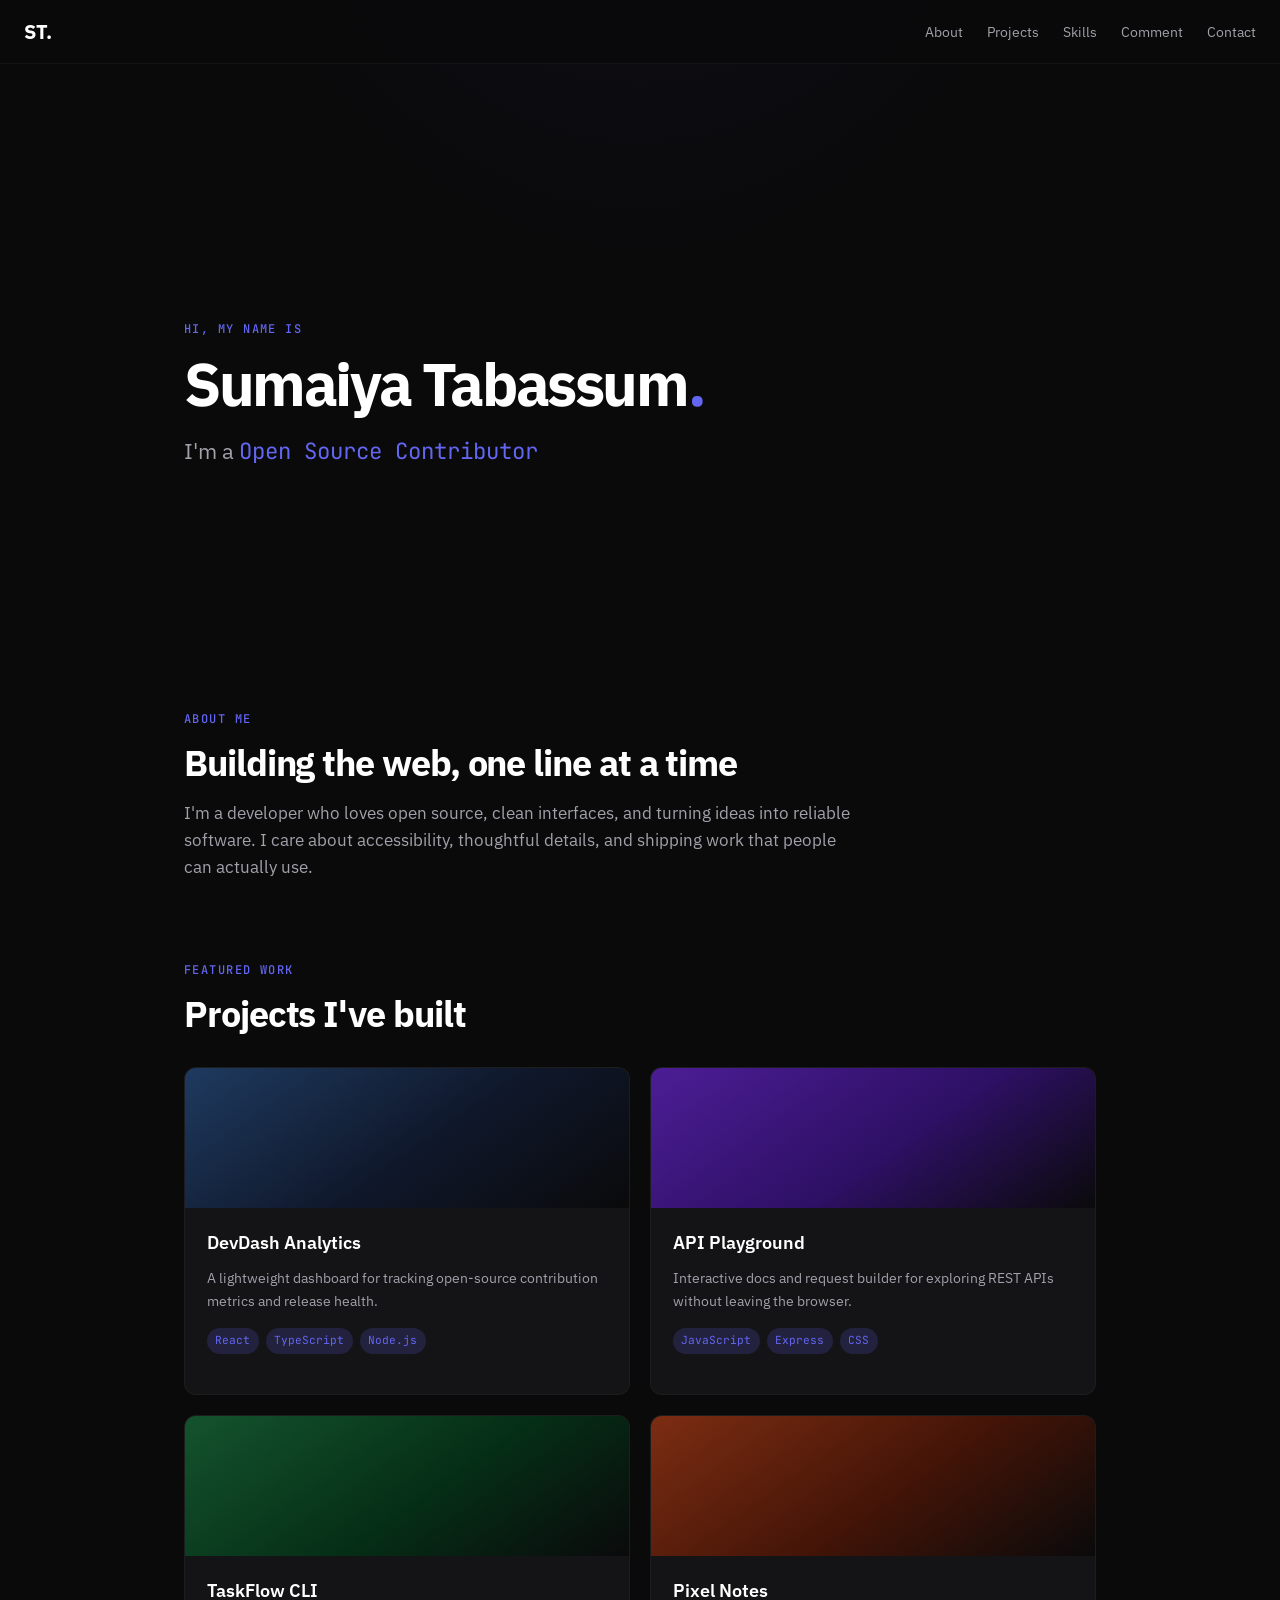
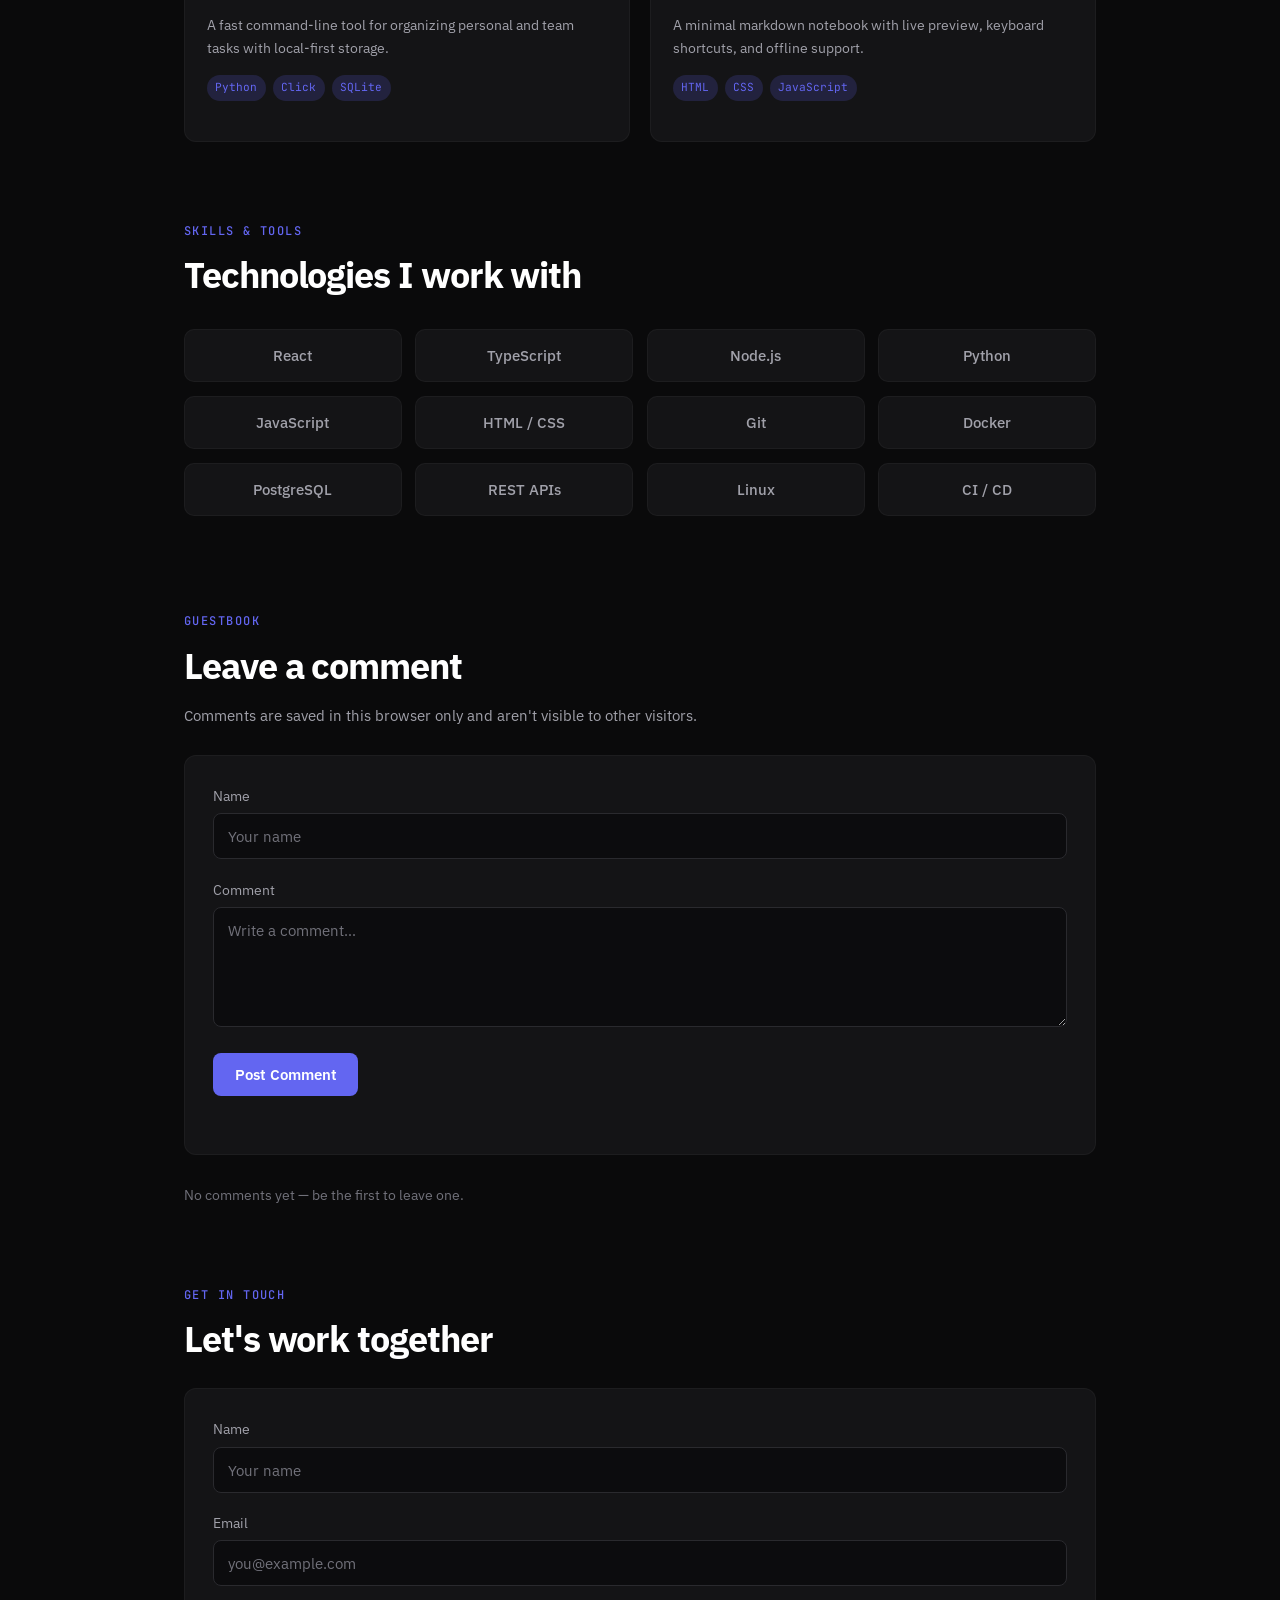
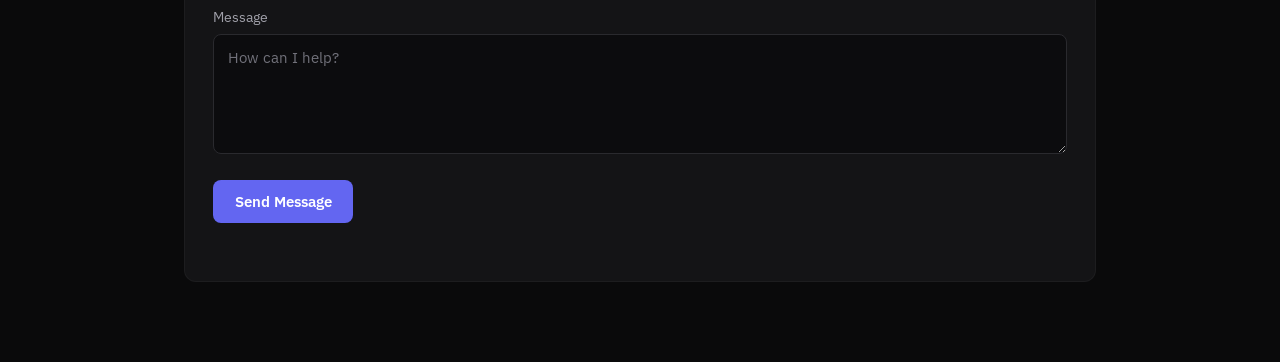
<file: index.html>
<!DOCTYPE html>
<html lang="en">
  <head>
    <meta charset="UTF-8" />
    <meta name="viewport" content="width=device-width, initial-scale=1.0" />
    <title>Sumaiya Tabassum — Portfolio</title>
    <link rel="preconnect" href="https://fonts.googleapis.com" />
    <link rel="preconnect" href="https://fonts.gstatic.com" crossorigin />
    <link
      href="https://fonts.googleapis.com/css2?family=IBM+Plex+Sans:wght@400;500;600;700&family=JetBrains+Mono:wght@400;500&display=swap"
      rel="stylesheet"
    />
    <link rel="stylesheet" href="style.css" />
  </head>
  <body>
    <header class="site-header">
      <a class="logo" href="#">ST.</a>
      <nav aria-label="Primary">
        <ul class="nav-links">
          <li><a href="#about">About</a></li>
          <li><a href="#projects">Projects</a></li>
          <li><a href="#skills">Skills</a></li>
          <li><a href="#comments">Comment</a></li>
          <li><a href="#contact">Contact</a></li>
        </ul>
      </nav>
    </header>

    <main>
      <!-- 1. Hero -->
      <section class="section hero" aria-label="Introduction">
        <p class="section-label">Hi, my name is</p>
        <h1 class="hero-title">
          Sumaiya Tabassum<span class="accent-dot">.</span>
        </h1>
        <p class="hero-role">
          I'm a <span class="role-accent">Open Source Contributor</span>
        </p>
      </section>

      <!-- 2. About -->
      <section class="section" id="about">
        <p class="section-label">About me</p>
        <h2 class="section-title">Building the web, one line at a time</h2>
        <p class="section-body">
          I'm a developer who loves open source, clean interfaces, and turning
          ideas into reliable software. I care about accessibility, thoughtful
          details, and shipping work that people can actually use.
        </p>
      </section>

      <!-- 3. Projects -->
      <section class="section" id="projects">
        <p class="section-label">Featured work</p>
        <h2 class="section-title">Projects I've built</h2>
        <div class="projects-grid">
          <article class="project-card">
            <div class="project-banner project-banner--navy" aria-hidden="true"></div>
            <div class="project-body">
              <h3 class="project-title">DevDash Analytics</h3>
              <p class="project-desc">
                A lightweight dashboard for tracking open-source contribution
                metrics and release health.
              </p>
              <ul class="project-tags">
                <li class="project-tag">React</li>
                <li class="project-tag">TypeScript</li>
                <li class="project-tag">Node.js</li>
              </ul>
            </div>
          </article>

          <article class="project-card">
            <div class="project-banner project-banner--purple" aria-hidden="true"></div>
            <div class="project-body">
              <h3 class="project-title">API Playground</h3>
              <p class="project-desc">
                Interactive docs and request builder for exploring REST APIs
                without leaving the browser.
              </p>
              <ul class="project-tags">
                <li class="project-tag">JavaScript</li>
                <li class="project-tag">Express</li>
                <li class="project-tag">CSS</li>
              </ul>
            </div>
          </article>

          <article class="project-card">
            <div class="project-banner project-banner--green" aria-hidden="true"></div>
            <div class="project-body">
              <h3 class="project-title">TaskFlow CLI</h3>
              <p class="project-desc">
                A fast command-line tool for organizing personal and team tasks
                with local-first storage.
              </p>
              <ul class="project-tags">
                <li class="project-tag">Python</li>
                <li class="project-tag">Click</li>
                <li class="project-tag">SQLite</li>
              </ul>
            </div>
          </article>

          <article class="project-card">
            <div class="project-banner project-banner--rust" aria-hidden="true"></div>
            <div class="project-body">
              <h3 class="project-title">Pixel Notes</h3>
              <p class="project-desc">
                A minimal markdown notebook with live preview, keyboard
                shortcuts, and offline support.
              </p>
              <ul class="project-tags">
                <li class="project-tag">HTML</li>
                <li class="project-tag">CSS</li>
                <li class="project-tag">JavaScript</li>
              </ul>
            </div>
          </article>
        </div>
      </section>

      <!-- 4. Skills -->
      <section class="section" id="skills">
        <p class="section-label">Skills &amp; tools</p>
        <h2 class="section-title">Technologies I work with</h2>
        <ul class="skills-grid">
          <li class="skill-tile">React</li>
          <li class="skill-tile">TypeScript</li>
          <li class="skill-tile">Node.js</li>
          <li class="skill-tile">Python</li>
          <li class="skill-tile">JavaScript</li>
          <li class="skill-tile">HTML / CSS</li>
          <li class="skill-tile">Git</li>
          <li class="skill-tile">Docker</li>
          <li class="skill-tile">PostgreSQL</li>
          <li class="skill-tile">REST APIs</li>
          <li class="skill-tile">Linux</li>
          <li class="skill-tile">CI / CD</li>
        </ul>
      </section>

      <!-- 5. Comments (Guestbook) -->
      <section class="section" id="comments">
        <p class="section-label">Guestbook</p>
        <h2 class="section-title">Leave a comment</h2>
        <p class="form-note">
          Comments are saved in this browser only and aren't visible to other
          visitors.
        </p>

        <form class="form-panel" id="comment-form" novalidate>
          <div class="form-group">
            <label for="comment-name">Name</label>
            <input
              type="text"
              id="comment-name"
              name="name"
              autocomplete="name"
              placeholder="Your name"
              required
            />
          </div>
          <div class="form-group">
            <label for="comment-body">Comment</label>
            <textarea
              id="comment-body"
              name="comment"
              placeholder="Write a comment…"
              required
            ></textarea>
          </div>
          <button type="submit" class="btn">Post Comment</button>
          <p
            class="form-status"
            id="comment-status"
            role="status"
            aria-live="polite"
          ></p>
        </form>

        <div class="comments-container" id="comments-container">
          <ul class="comments-list" id="comments-list"></ul>
          <p class="comments-empty" id="comments-empty" hidden>
            No comments yet — be the first to leave one.
          </p>
        </div>
      </section>

      <!-- 6. Contact -->
      <section class="section" id="contact">
        <p class="section-label">Get in touch</p>
        <h2 class="section-title">Let's work together</h2>
        <form class="form-panel" id="contact-form" novalidate>
          <div class="form-group">
            <label for="contact-name">Name</label>
            <input
              type="text"
              id="contact-name"
              name="name"
              autocomplete="name"
              placeholder="Your name"
              required
            />
          </div>
          <div class="form-group">
            <label for="contact-email">Email</label>
            <input
              type="email"
              id="contact-email"
              name="email"
              autocomplete="email"
              placeholder="you@example.com"
              required
            />
          </div>
          <div class="form-group">
            <label for="contact-message">Message</label>
            <textarea
              id="contact-message"
              name="message"
              placeholder="How can I help?"
              required
            ></textarea>
          </div>
          <button type="submit" class="btn">Send Message</button>
          <p class="form-status" id="contact-status" role="status" aria-live="polite"></p>
        </form>
      </section>
    </main>

    <script src="script.js"></script>
  </body>
</html>
</file>
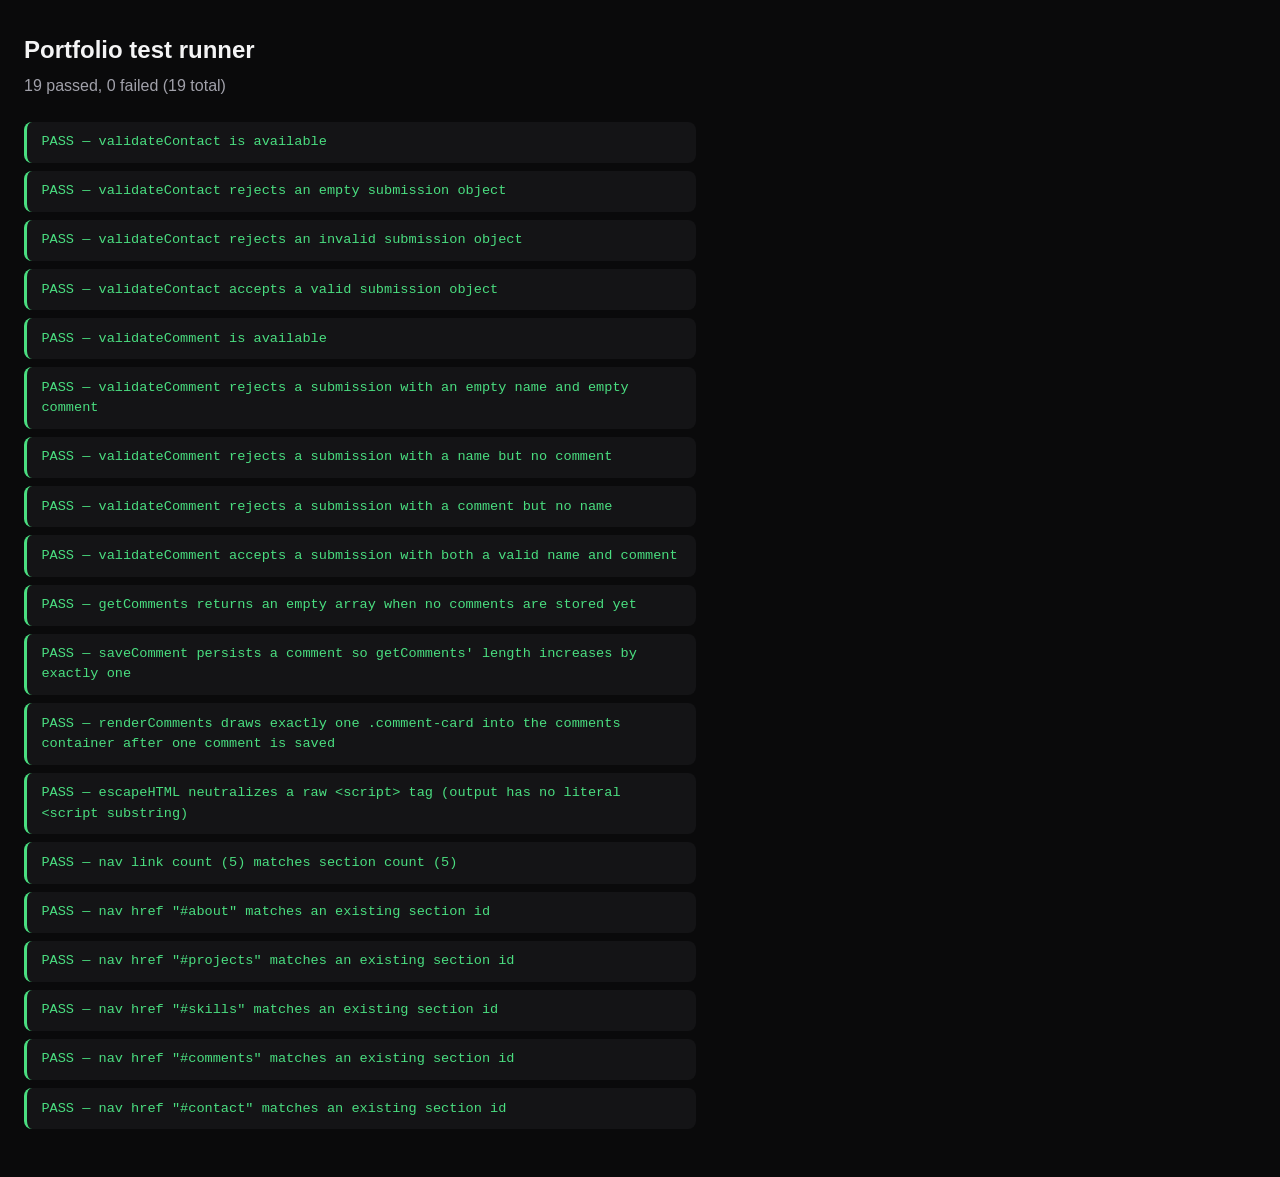
<file: tests/test-runner.html>
<!DOCTYPE html>
<html lang="en">
  <head>
    <meta charset="UTF-8" />
    <meta name="viewport" content="width=device-width, initial-scale=1.0" />
    <title>Portfolio test runner</title>
    <style>
      :root {
        --bg: #0a0a0b;
        --text: #f4f4f5;
        --muted: #a1a1aa;
        --pass: #4ade80;
        --fail: #f87171;
        --panel: #141416;
      }

      body {
        margin: 0;
        padding: 2rem 1.5rem 3rem;
        font-family: "IBM Plex Sans", "Segoe UI", sans-serif;
        background: var(--bg);
        color: var(--text);
        line-height: 1.5;
      }

      h1 {
        margin: 0 0 0.35rem;
        font-size: 1.5rem;
      }

      .summary {
        margin: 0 0 1.5rem;
        color: var(--muted);
      }

      #results {
        list-style: none;
        margin: 0;
        padding: 0;
        display: flex;
        flex-direction: column;
        gap: 0.5rem;
        max-width: 42rem;
      }

      #results li {
        padding: 0.65rem 0.9rem;
        border-radius: 8px;
        background: var(--panel);
        font-family: ui-monospace, "SF Mono", Menlo, monospace;
        font-size: 0.85rem;
      }

      #results li.pass {
        color: var(--pass);
        border-left: 3px solid var(--pass);
      }

      #results li.fail {
        color: var(--fail);
        border-left: 3px solid var(--fail);
      }

      iframe {
        position: absolute;
        width: 0;
        height: 0;
        border: 0;
        visibility: hidden;
      }
    </style>
  </head>
  <body>
    <h1>Portfolio test runner</h1>
    <p class="summary" id="summary">Running…</p>
    <ul id="results"></ul>

    <!-- Fixture DOM for renderComments (mirrors portfolio markup) -->
    <div id="comments-container" hidden>
      <ul class="comments-list" id="comments-list"></ul>
      <p class="comments-empty" id="comments-empty" hidden></p>
    </div>

    <!-- Real site DOM for nav/section assertions -->
    <iframe id="site-frame" src="../index.html" title="Portfolio under test"></iframe>

    <script src="../script.js"></script>
    <script>
      (function () {
        "use strict";

        var STORAGE_KEY = "portfolio-guestbook-comments";
        var results = document.getElementById("results");
        var summary = document.getElementById("summary");
        var passed = 0;
        var failed = 0;

        function assert(condition, label) {
          var li = document.createElement("li");
          if (condition) {
            passed += 1;
            li.className = "pass";
            li.textContent = "PASS — " + label;
          } else {
            failed += 1;
            li.className = "fail";
            li.textContent = "FAIL — " + label;
          }
          results.appendChild(li);
          return !!condition;
        }

        function updateSummary() {
          summary.textContent =
            passed +
            " passed, " +
            failed +
            " failed (" +
            (passed + failed) +
            " total)";
        }

        function runContactValidationTests() {
          assert(
            typeof window.validateContact === "function",
            "validateContact is available"
          );

          var emptyResult = window.validateContact({});
          assert(
            emptyResult && emptyResult.valid === false,
            "validateContact rejects an empty submission object"
          );

          var invalidResult = window.validateContact({
            name: "   ",
            email: "not-an-email",
            message: "",
          });
          assert(
            invalidResult && invalidResult.valid === false,
            "validateContact rejects an invalid submission object"
          );

          var validResult = window.validateContact({
            name: "Sumaiya",
            email: "sumaiya@example.com",
            message: "Hello — let's collaborate.",
          });
          assert(
            validResult && validResult.valid === true,
            "validateContact accepts a valid submission object"
          );
        }

        function runCommentFeatureTests() {
          assert(
            typeof window.validateComment === "function",
            "validateComment is available"
          );

          var bothEmpty = window.validateComment({ name: "", comment: "" });
          assert(
            bothEmpty && bothEmpty.valid === false,
            "validateComment rejects a submission with an empty name and empty comment"
          );

          var nameOnly = window.validateComment({
            name: "Alex",
            comment: "",
          });
          assert(
            nameOnly && nameOnly.valid === false,
            "validateComment rejects a submission with a name but no comment"
          );

          var commentOnly = window.validateComment({
            name: "",
            comment: "Nice portfolio!",
          });
          assert(
            commentOnly && commentOnly.valid === false,
            "validateComment rejects a submission with a comment but no name"
          );

          var bothValid = window.validateComment({
            name: "Alex",
            comment: "Nice portfolio!",
          });
          assert(
            bothValid && bothValid.valid === true,
            "validateComment accepts a submission with both a valid name and comment"
          );

          localStorage.removeItem(STORAGE_KEY);
          var initial = window.getComments();
          assert(
            Array.isArray(initial) && initial.length === 0,
            "getComments returns an empty array when no comments are stored yet"
          );

          var beforeSave = window.getComments().length;
          window.saveComment({
            name: "Alex",
            comment: "Nice portfolio!",
          });
          var afterSave = window.getComments();
          assert(
            afterSave.length === beforeSave + 1,
            "saveComment persists a comment so getComments' length increases by exactly one"
          );

          window.renderComments();
          var cards = document.querySelectorAll(
            "#comments-container .comment-card"
          );
          assert(
            cards.length === 1,
            "renderComments draws exactly one .comment-card into the comments container after one comment is saved"
          );

          var rawScriptTag = "<" + "script>alert(1)</" + "script>";
          var escaped = window.escapeHTML(rawScriptTag);
          assert(
            typeof escaped === "string" && escaped.indexOf("<script") === -1,
            "escapeHTML neutralizes a raw <script> tag (output has no literal <script substring)"
          );

          // Keep storage clean for later runs / the iframe site.
          localStorage.removeItem(STORAGE_KEY);
        }

        function runNavSectionTests(doc) {
          var navLinks = doc.querySelectorAll('.nav-links a[href^="#"]');
          var sections = doc.querySelectorAll("main section[id]");

          assert(
            navLinks.length === sections.length,
            "nav link count (" +
              navLinks.length +
              ") matches section count (" +
              sections.length +
              ")"
          );

          Array.prototype.forEach.call(navLinks, function (link) {
            var href = link.getAttribute("href") || "";
            var id = href.charAt(0) === "#" ? href.slice(1) : "";
            var section = id ? doc.getElementById(id) : null;
            assert(
              !!section,
              'nav href "' + href + '" matches an existing section id'
            );
          });
        }

        runContactValidationTests();
        runCommentFeatureTests();
        updateSummary();

        var frame = document.getElementById("site-frame");
        var domTestsRan = false;

        function finishWithDom(doc) {
          if (domTestsRan) return;
          domTestsRan = true;

          if (!doc || !doc.querySelector) {
            assert(false, "could not load index.html for nav/section tests");
            updateSummary();
            return;
          }
          runNavSectionTests(doc);
          updateSummary();
        }

        frame.addEventListener("load", function () {
          try {
            finishWithDom(frame.contentDocument);
          } catch (err) {
            if (domTestsRan) return;
            domTestsRan = true;
            assert(
              false,
              "could not read index.html iframe (open via a local server if file:// is blocked)"
            );
            updateSummary();
          }
        });

        // Fallback if iframe already loaded (cached)
        if (
          frame.contentDocument &&
          frame.contentDocument.readyState === "complete" &&
          frame.contentDocument.querySelector(".nav-links")
        ) {
          finishWithDom(frame.contentDocument);
        }
      })();
    </script>
  </body>
</html>
</file>
<file: style.css>
/* Color palette & typography — from portfolio mockup */
:root {
  --bg: #0a0a0b;
  --bg-elevated: #141416;
  --bg-input: #0c0c0e;
  --accent: #6366f1;
  --accent-muted: rgba(99, 102, 241, 0.18);
  --text: #ffffff;
  --text-muted: #a1a1aa;
  --border: #2a2a2e;
  --font-sans: "IBM Plex Sans", "Segoe UI", sans-serif;
  --font-mono: "JetBrains Mono", ui-monospace, "SF Mono", Menlo, monospace;
  --radius: 12px;
  --nav-height: 64px;
  --max-width: 960px;
}

*,
*::before,
*::after {
  box-sizing: border-box;
}

html {
  scroll-behavior: smooth;
}

body {
  margin: 0;
  min-height: 100vh;
  font-family: var(--font-sans);
  font-size: 1rem;
  line-height: 1.6;
  color: var(--text);
  background:
    radial-gradient(ellipse 80% 50% at 50% -20%, rgba(99, 102, 241, 0.12), transparent 55%),
    var(--bg);
}

img {
  max-width: 100%;
  display: block;
}

a {
  color: inherit;
  text-decoration: none;
}

/* Sticky navigation */
.site-header {
  position: sticky;
  top: 0;
  z-index: 100;
  height: var(--nav-height);
  display: flex;
  align-items: center;
  justify-content: space-between;
  padding: 0 1.5rem;
  background: rgba(10, 10, 11, 0.85);
  backdrop-filter: blur(12px);
  border-bottom: 1px solid rgba(255, 255, 255, 0.04);
}

.logo {
  font-weight: 700;
  font-size: 1.25rem;
  letter-spacing: -0.02em;
  color: var(--text);
}

.nav-links {
  display: flex;
  gap: 1.5rem;
  list-style: none;
  margin: 0;
  padding: 0;
}

.nav-links a {
  font-size: 0.9rem;
  color: var(--text-muted);
  transition: color 0.2s ease;
}

.nav-links a:hover,
.nav-links a:focus-visible {
  color: var(--accent);
}

/* Layout */
main {
  max-width: var(--max-width);
  margin: 0 auto;
  padding: 0 1.5rem 5rem;
}

.section {
  padding: 5rem 0 0;
}

.section-label {
  margin: 0 0 0.75rem;
  font-family: var(--font-mono);
  font-size: 0.75rem;
  font-weight: 500;
  letter-spacing: 0.12em;
  text-transform: uppercase;
  color: var(--accent);
}

.section-title {
  margin: 0 0 1rem;
  font-size: clamp(1.75rem, 4vw, 2.25rem);
  font-weight: 700;
  letter-spacing: -0.03em;
  line-height: 1.2;
  color: var(--text);
}

.section-body {
  margin: 0;
  max-width: 42rem;
  color: var(--text-muted);
  font-size: 1.05rem;
}

/* Hero */
.hero {
  padding-top: 6rem;
  min-height: calc(70vh - var(--nav-height));
  display: flex;
  flex-direction: column;
  justify-content: center;
}

.hero-title {
  margin: 0 0 1rem;
  font-size: clamp(2.5rem, 8vw, 3.75rem);
  font-weight: 700;
  letter-spacing: -0.04em;
  line-height: 1.1;
  color: var(--text);
}

.hero-title .accent-dot {
  color: var(--accent);
}

.hero-role {
  margin: 0;
  font-size: clamp(1.15rem, 3vw, 1.4rem);
  color: var(--text-muted);
}

.hero-role .role-accent {
  font-family: var(--font-mono);
  color: var(--accent);
}

/* Project cards — 2×2 grid */
.projects-grid {
  display: grid;
  grid-template-columns: repeat(2, 1fr);
  gap: 1.25rem;
  margin-top: 2rem;
}

.project-card {
  display: flex;
  flex-direction: column;
  border-radius: var(--radius);
  overflow: hidden;
  background: var(--bg-elevated);
  border: 1px solid rgba(255, 255, 255, 0.04);
  transition: transform 0.25s ease, border-color 0.25s ease;
}

.project-card:hover {
  transform: translateY(-3px);
  border-color: rgba(99, 102, 241, 0.35);
}

.project-banner {
  height: 140px;
  flex-shrink: 0;
}

.project-banner--navy {
  background: linear-gradient(145deg, #1e3a5f 0%, #0f172a 55%, #0a0a0b 100%);
}

.project-banner--purple {
  background: linear-gradient(145deg, #4c1d95 0%, #2e1065 55%, #0a0a0b 100%);
}

.project-banner--green {
  background: linear-gradient(145deg, #14532d 0%, #052e16 55%, #0a0a0b 100%);
}

.project-banner--rust {
  background: linear-gradient(145deg, #7c2d12 0%, #431407 55%, #0a0a0b 100%);
}

.project-body {
  padding: 1.25rem 1.35rem 1.5rem;
  display: flex;
  flex-direction: column;
  gap: 0.5rem;
  flex: 1;
}

.project-title {
  margin: 0;
  font-size: 1.15rem;
  font-weight: 600;
  color: var(--text);
}

.project-desc {
  margin: 0;
  font-size: 0.9rem;
  color: var(--text-muted);
  flex: 1;
}

.project-tags {
  display: flex;
  flex-wrap: wrap;
  gap: 0.4rem;
  margin-top: 0.5rem;
  list-style: none;
  padding: 0;
}

.project-tag {
  font-family: var(--font-mono);
  font-size: 0.7rem;
  padding: 0.25rem 0.55rem;
  border-radius: 999px;
  background: var(--accent-muted);
  color: var(--accent);
}

/* Skills tiles — 4 columns */
.skills-grid {
  display: grid;
  grid-template-columns: repeat(4, 1fr);
  gap: 0.85rem;
  margin-top: 2rem;
  list-style: none;
  padding: 0;
}

.skill-tile {
  display: flex;
  align-items: center;
  justify-content: center;
  min-height: 3.25rem;
  padding: 0.85rem 1rem;
  border-radius: 10px;
  background: var(--bg-elevated);
  border: 1px solid rgba(255, 255, 255, 0.04);
  font-size: 0.95rem;
  font-weight: 500;
  color: var(--text-muted);
  text-align: center;
  transition: color 0.2s ease, border-color 0.2s ease, background 0.2s ease;
}

.skill-tile:hover {
  color: var(--text);
  border-color: rgba(99, 102, 241, 0.3);
  background: #1a1a1e;
}

/* Forms (Comments & Contact) */
.form-panel {
  margin-top: 1.75rem;
  padding: 1.75rem;
  border-radius: var(--radius);
  background: var(--bg-elevated);
  border: 1px solid rgba(255, 255, 255, 0.04);
}

.form-note {
  margin: 0 0 0.25rem;
  max-width: 40rem;
  font-size: 0.95rem;
  color: var(--text-muted);
}

.form-group {
  margin-bottom: 1.15rem;
}

.form-group label {
  display: block;
  margin-bottom: 0.4rem;
  font-size: 0.9rem;
  color: var(--text-muted);
}

.form-group input,
.form-group textarea {
  width: 100%;
  padding: 0.75rem 0.9rem;
  font-family: var(--font-sans);
  font-size: 0.95rem;
  color: var(--text);
  background: var(--bg-input);
  border: 1px solid var(--border);
  border-radius: 8px;
  outline: none;
  transition: border-color 0.2s ease;
}

.form-group input::placeholder,
.form-group textarea::placeholder {
  color: #71717a;
}

.form-group input:focus,
.form-group textarea:focus {
  border-color: var(--accent);
}

.form-group textarea {
  min-height: 120px;
  resize: vertical;
}

.btn {
  display: inline-block;
  padding: 0.7rem 1.35rem;
  font-family: var(--font-sans);
  font-size: 0.95rem;
  font-weight: 600;
  color: var(--text);
  background: var(--accent);
  border: none;
  border-radius: 8px;
  cursor: pointer;
  transition: filter 0.2s ease, transform 0.15s ease;
}

.btn:hover {
  filter: brightness(1.1);
}

.btn:active {
  transform: scale(0.98);
}

.form-status {
  margin: 0.75rem 0 0;
  font-size: 0.9rem;
  color: var(--accent);
  min-height: 1.25em;
}

.form-status.is-error {
  color: #f87171;
}

/* Comments — lighter-weight cards (not full project-card clones) */
.comments-container {
  margin-top: 1.5rem;
}

.comments-list {
  margin: 0;
  padding: 0;
  list-style: none;
  display: flex;
  flex-direction: column;
  gap: 0.75rem;
}

.comment-card {
  padding: 0.9rem 1.1rem;
  border-radius: 10px;
  background: var(--bg-elevated);
  border: 1px solid rgba(255, 255, 255, 0.04);
  border-left: 3px solid var(--accent);
}

.comment-author {
  margin: 0 0 0.3rem;
  font-weight: 600;
  font-size: 0.9rem;
  color: var(--text);
}

.comment-body {
  margin: 0;
  font-size: 0.875rem;
  line-height: 1.5;
  color: var(--text-muted);
  white-space: pre-wrap;
  word-break: break-word;
}

.comments-empty {
  margin: 0.25rem 0 0;
  font-size: 0.9rem;
  color: #71717a;
}

/* Responsive */
@media (max-width: 720px) {
  .nav-links {
    gap: 0.9rem;
  }

  .nav-links a {
    font-size: 0.8rem;
  }

  .hero {
    padding-top: 3.5rem;
    min-height: auto;
  }

  .projects-grid {
    grid-template-columns: 1fr;
  }

  .skills-grid {
    grid-template-columns: repeat(2, 1fr);
  }

  .form-panel {
    padding: 1.25rem;
  }
}

@media (max-width: 400px) {
  .nav-links {
    gap: 0.65rem;
  }

  .skills-grid {
    grid-template-columns: 1fr;
  }
}
</file>
